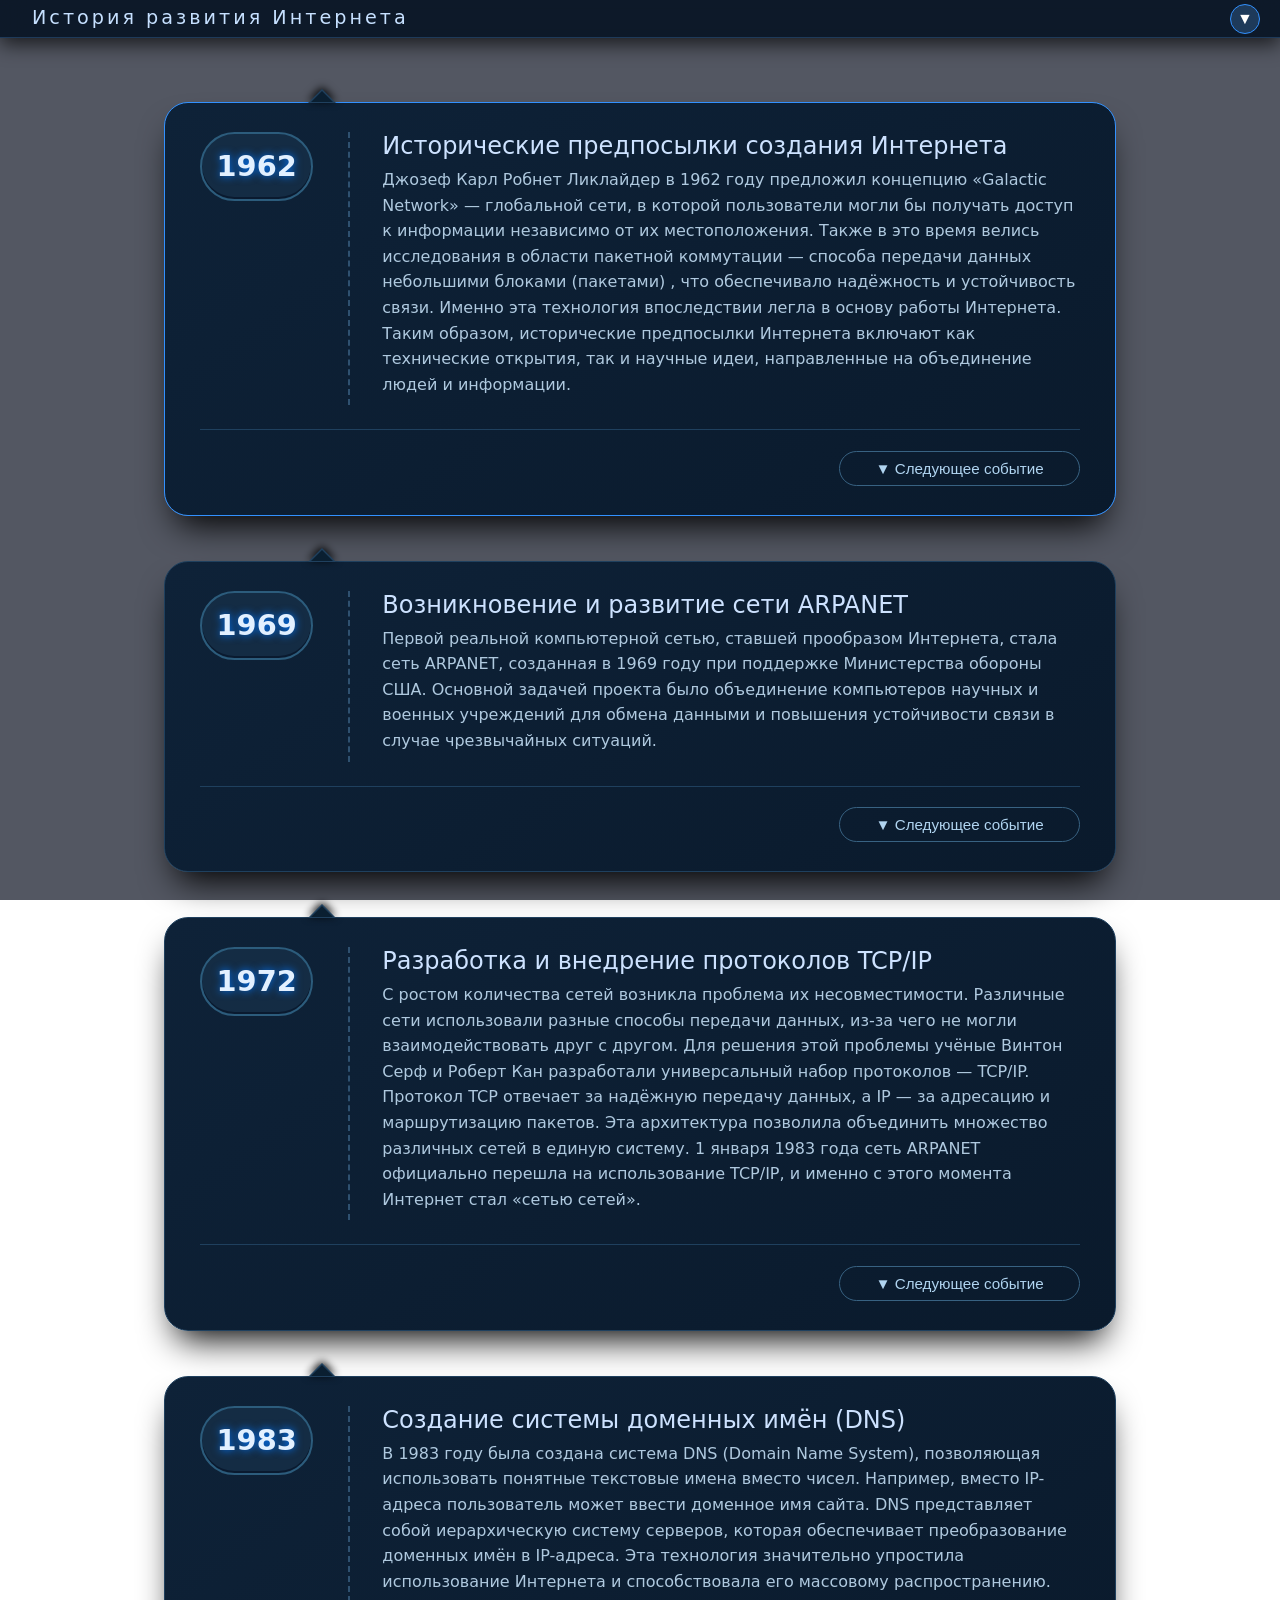
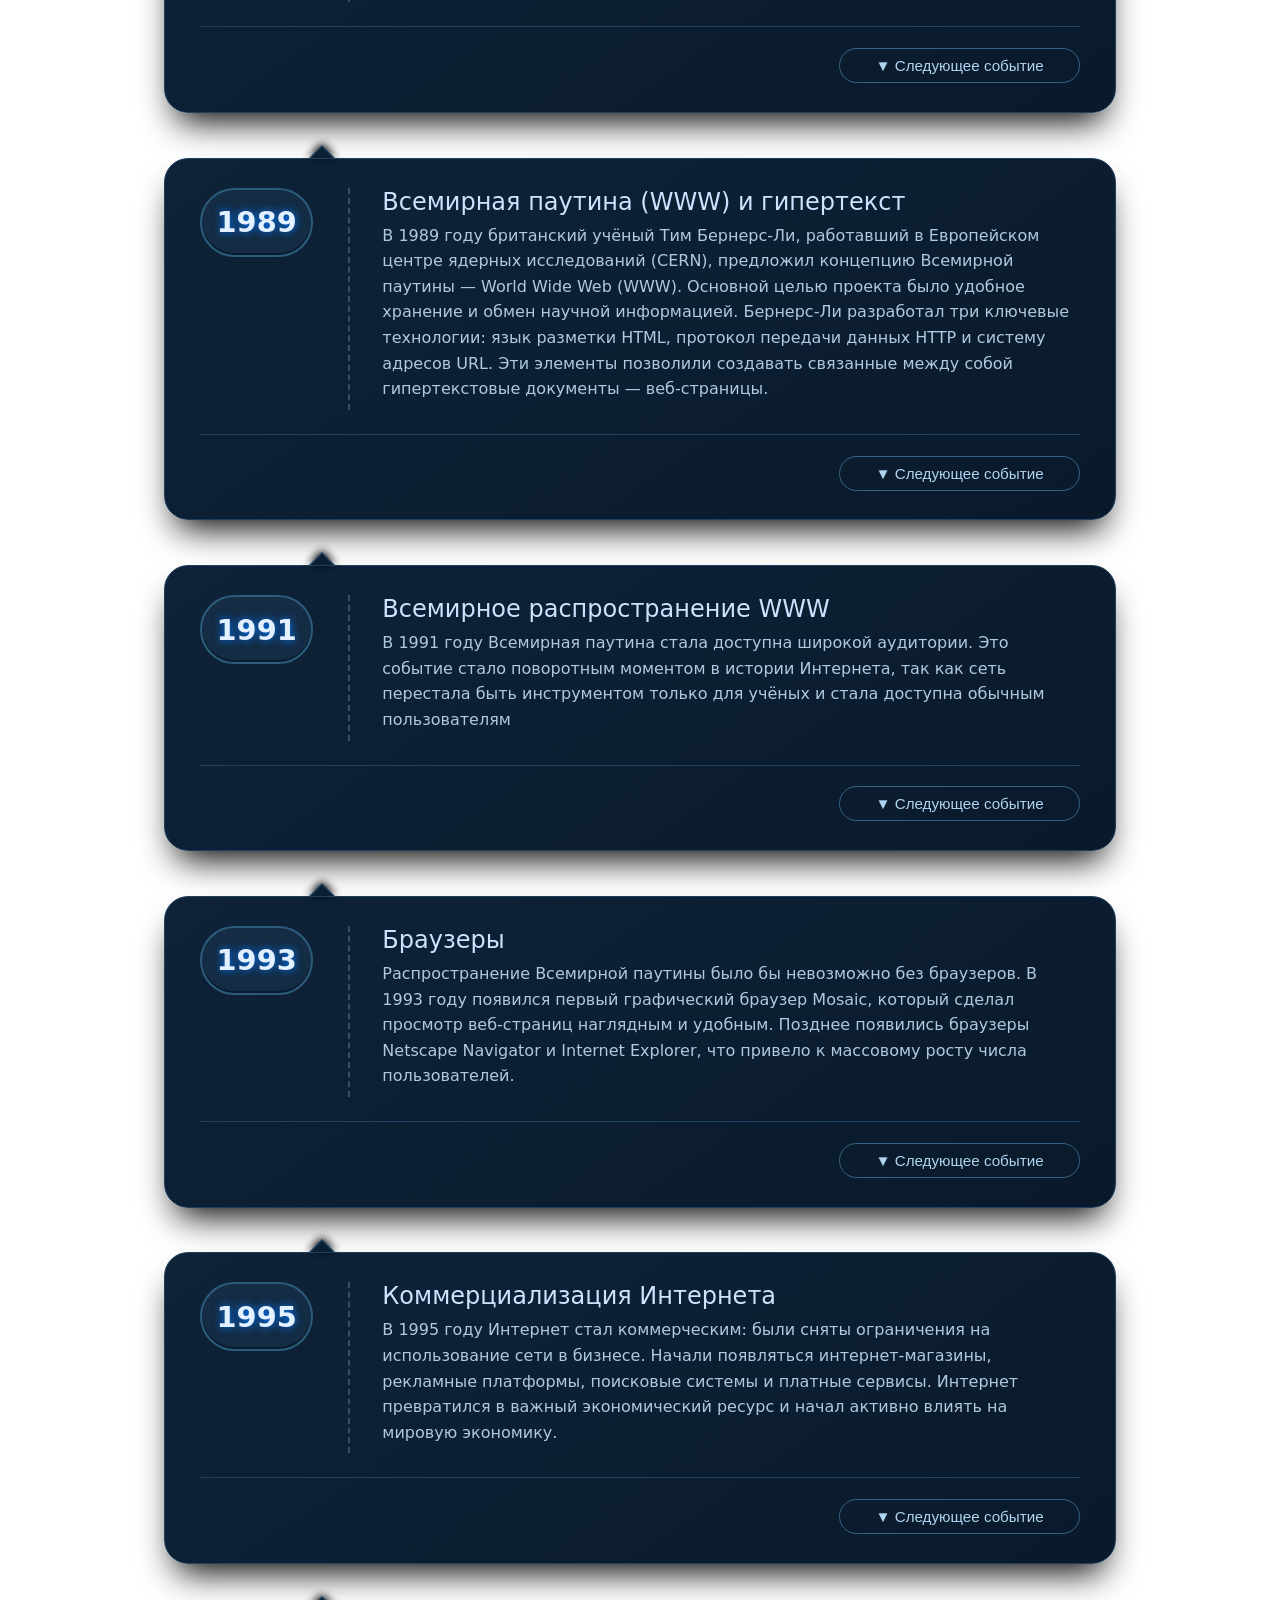
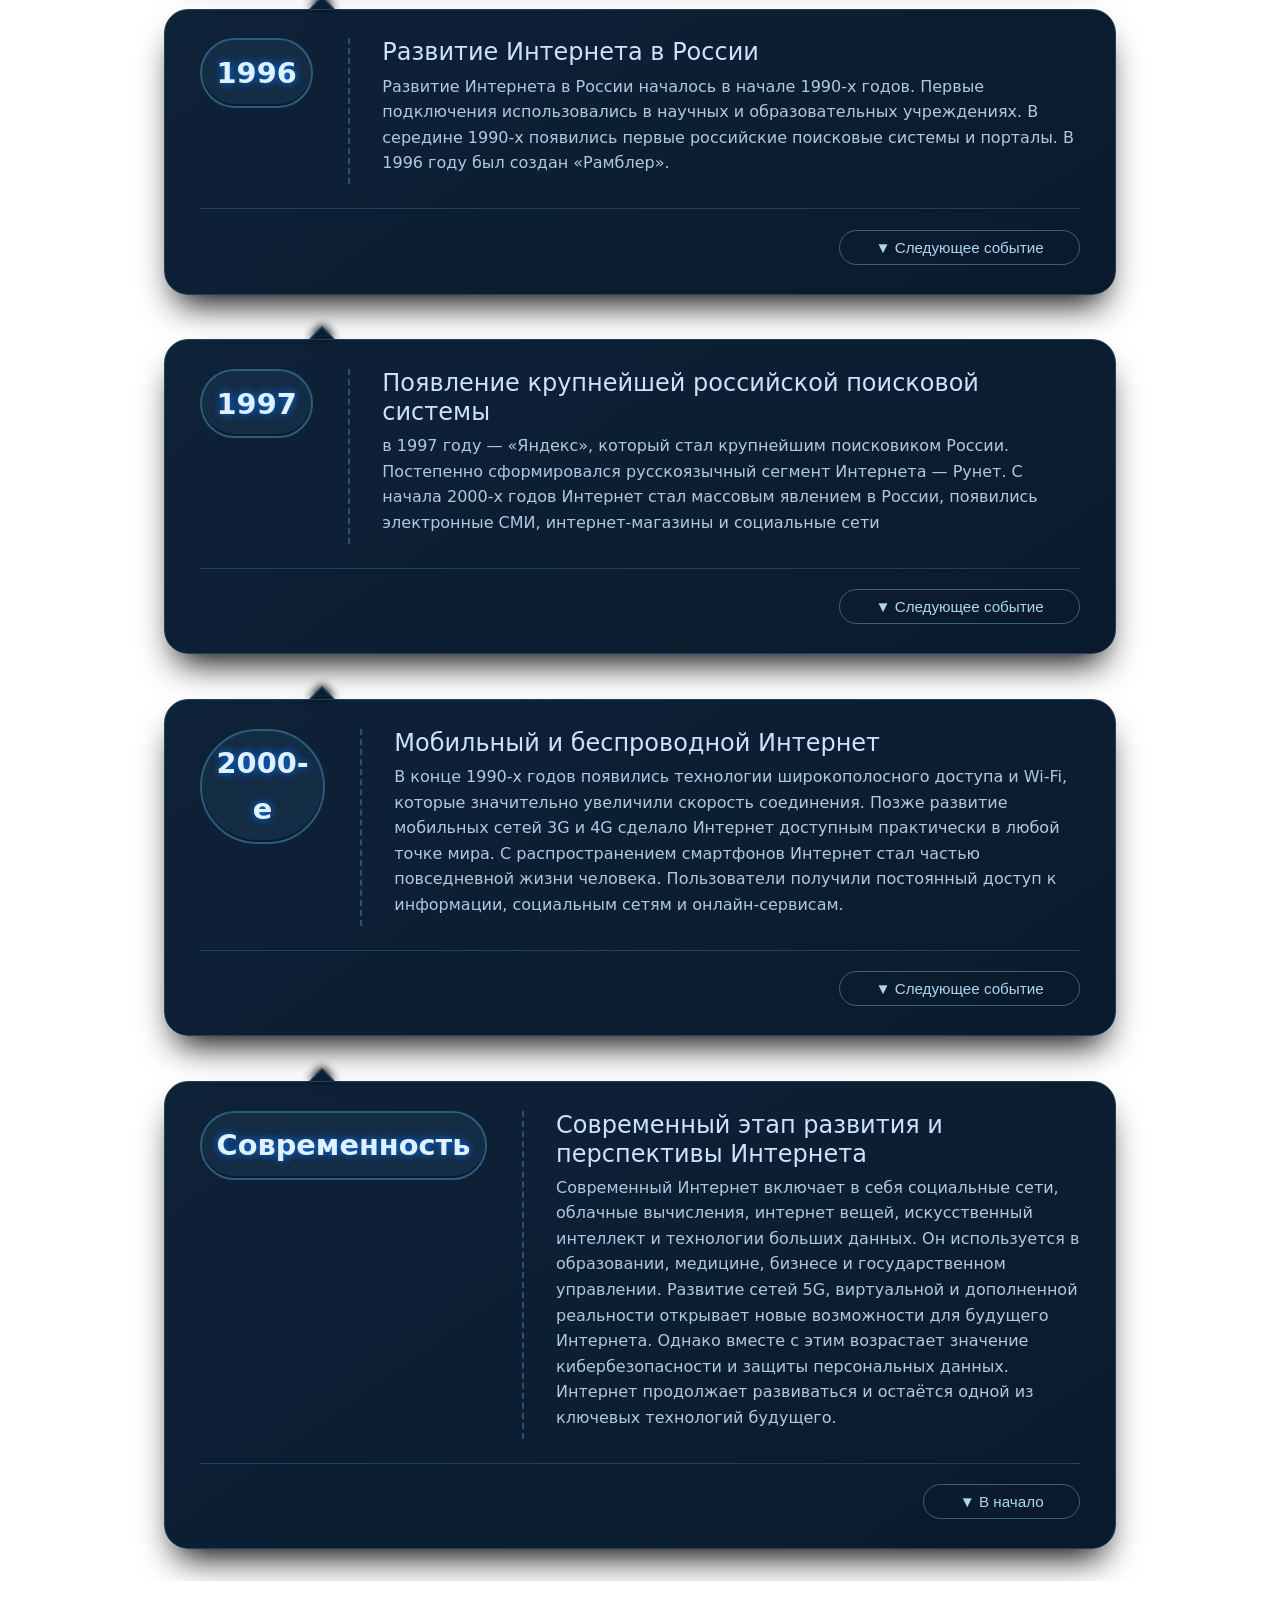
<file: index.html>
<!DOCTYPE html>
<html lang="ru">
<head>
    <meta charset="UTF-8">
    <meta name="viewport" content="width=device-width, initial-scale=1.0">
    <title>История развития Интернета</title>
    <link rel="stylesheet" href="styles.css">
</head>
<body>


    
    <!-- ===== УЗКАЯ ПАНЕЛЬ НАВИГАЦИИ (КНОПКИ НА КАЖДУЮ ДАТУ) ===== -->
    <nav class="navbar">
        <div class="nav-container">
            <h1 class="nav-title">История развития Интернета</h1>
            
            <div class="nav-date-buttons" id="navDateButtons">
                <button class="date-nav-btn" data-index="0">1962</button>
                <button class="date-nav-btn" data-index="1">1969</button>
                <button class="date-nav-btn" data-index="2">1972</button>
                <button class="date-nav-btn" data-index="3">1983</button>
                <button class="date-nav-btn" data-index="4">1989</button>
                <button class="date-nav-btn" data-index="5">1991</button>
                <button class="date-nav-btn" data-index="6">1993</button>
                <button class="date-nav-btn" data-index="7">1995</button>
                <button class="date-nav-btn" data-index="8">1996</button>
                <button class="date-nav-btn" data-index="9">1997</button>
                <button class="date-nav-btn" data-index="10">2000-е</button>
                <button class="date-nav-btn" data-index="11">Современность</button>
            </div>

            <!-- Доп. стрелки для тонкой навигации (опционально) -->
            <div class="nav-arrows">
                <button id="navPrevBtn" class="nav-arrow" aria-label="Назад">◀</button>
                <button id="navNextBtn" class="nav-arrow" aria-label="Вперёд">▶</button>
            </div>
        </div>
    </nav>

    <!-- ===== ОСНОВНОЙ КОНТЕЙНЕР ТАЙМЛАЙНА ===== -->
    <main class="timeline-wrapper">
        <div class="timeline-container" id="timelineContainer">

            <div class="timeline-item" data-date="1962">
                <div class="arrow top-arrow"></div>
                
                <div class="timeline-content">
                    <div class="timeline-date">
                        <span class="date-badge">1962</span>
                    </div>
                    <div class="timeline-info">
                        <h3 class="info-title">Исторические предпосылки создания Интернета</h3>
                        <p class="info-text">Джозеф Карл Робнет Ликлайдер в 1962 году предложил концепцию «Galactic Network» — глобальной
                            сети, в которой пользователи могли бы получать доступ к информации независимо от их местоположения.
                             Также в это время велись исследования в области пакетной коммутации — способа передачи данных небольшими блоками (пакетами)
                            , что обеспечивало надёжность и устойчивость связи. Именно эта технология впоследствии легла в основу работы Интернета.
                            Таким образом, исторические предпосылки Интернета включают как технические открытия,
                            так и научные идеи, направленные на объединение людей и информации.</p>
                    </div>
                </div>

                <div class="next-button-container">
                    <button class="next-event-btn" data-next="1">▼ Следующее событие</button>
                </div>
            </div>

            <div class="timeline-item" data-date="1969">
                <div class="arrow top-arrow"></div>
                
                <div class="timeline-content">
                    <div class="timeline-date">
                        <span class="date-badge">1969</span>
                    </div>
                    <div class="timeline-info">
                        <h3 class="info-title">Возникновение и развитие сети ARPANET</h3>
                        <p class="info-text">Первой реальной компьютерной сетью, ставшей прообразом Интернета, стала сеть ARPANET, созданная в 1969 году при поддержке Министерства обороны США. Основной задачей проекта было объединение компьютеров научных и военных учреждений для обмена данными и повышения устойчивости связи в случае чрезвычайных ситуаций.</p>
                    </div>
                </div>

                <div class="next-button-container">
                    <button class="next-event-btn" data-next="2">▼ Следующее событие</button>
                </div>
            </div>

            <div class="timeline-item" data-date="1972">
                <div class="arrow top-arrow"></div>
                
                <div class="timeline-content">
                    <div class="timeline-date">
                        <span class="date-badge">1972</span>
                    </div>
                    <div class="timeline-info">
                        <h3 class="info-title">Разработка и внедрение протоколов TCP/IP</h3>
                        <p class="info-text">С ростом количества сетей возникла проблема их несовместимости. Различные сети использовали разные способы передачи данных, из-за чего не могли взаимодействовать друг с другом. Для решения этой проблемы учёные Винтон Серф и Роберт Кан разработали универсальный набор протоколов — TCP/IP.
Протокол TCP отвечает за надёжную передачу данных, а IP — за адресацию и маршрутизацию пакетов. Эта архитектура позволила объединить множество различных сетей в единую систему.
1 января 1983 года сеть ARPANET официально перешла на использование TCP/IP, и именно с этого момента Интернет стал «сетью сетей».
</p>
                    </div>
                </div>

                <div class="next-button-container">
                    <button class="next-event-btn" data-next="3">▼ Следующее событие</button>
                </div>
            </div>

            <div class="timeline-item" data-date="1983">
                <div class="arrow top-arrow"></div>
                
                <div class="timeline-content">
                    <div class="timeline-date">
                        <span class="date-badge">1983</span>
                    </div>
                    <div class="timeline-info">
                        <h3 class="info-title">Создание системы доменных имён (DNS)</h3>
                        <p class="info-text">В 1983 году была создана система DNS (Domain Name System), позволяющая использовать понятные текстовые имена вместо чисел.
 
Например, вместо IP-адреса пользователь может ввести доменное имя сайта.
DNS представляет собой иерархическую систему серверов, которая обеспечивает преобразование доменных имён в IP-адреса. Эта технология значительно упростила использование Интернета и способствовала его массовому распространению.
</p>
                    </div>
                </div>

                <div class="next-button-container">
                    <button class="next-event-btn" data-next="4">▼ Следующее событие</button>
                </div>
            </div>
            
            <div class="timeline-item" data-date="1989">
                <div class="arrow top-arrow"></div>
                
                <div class="timeline-content">
                    <div class="timeline-date">
                        <span class="date-badge">1989</span>
                    </div>
                    <div class="timeline-info">
                        <h3 class="info-title">Всемирная паутина (WWW) и гипертекст</h3>
                        <p class="info-text">В 1989 году британский учёный Тим Бернерс-Ли, работавший в Европейском центре ядерных исследований (CERN), предложил концепцию Всемирной паутины — World Wide Web (WWW). Основной целью проекта было удобное хранение и обмен научной информацией.
Бернерс-Ли разработал три ключевые технологии: язык разметки HTML, протокол передачи данных HTTP и систему адресов URL. Эти элементы позволили создавать связанные между собой гипертекстовые документы
— веб-страницы.
</p>
                    </div>
                </div>

                <div class="next-button-container">
                    <button class="next-event-btn" data-next="5">▼ Следующее событие</button>
                </div>
            </div>

            <div class="timeline-item" data-date="1991">
                <div class="arrow top-arrow"></div>
                
                <div class="timeline-content">
                    <div class="timeline-date">
                        <span class="date-badge">1991</span>
                    </div>
                    <div class="timeline-info">
                        <h3 class="info-title">Всемирное распространение WWW</h3>
                        <p class="info-text">В 1991 году Всемирная паутина стала доступна широкой аудитории. Это событие стало поворотным моментом в истории Интернета, так как сеть перестала быть инструментом только для учёных и стала доступна обычным пользователям
</p>
                    </div>
                </div>

                <div class="next-button-container">
                    <button class="next-event-btn" data-next="6">▼ Следующее событие</button>
                </div>
            </div>


            <div class="timeline-item" data-date="1993">
                <div class="arrow top-arrow"></div>
                
                <div class="timeline-content">
                    <div class="timeline-date">
                        <span class="date-badge">1993</span>
                    </div>
                    <div class="timeline-info">
                        <h3 class="info-title">Браузеры</h3>
                        <p class="info-text">Распространение Всемирной паутины было бы невозможно без браузеров. В 1993 году появился первый графический браузер Mosaic, который сделал просмотр веб-страниц наглядным и удобным.
Позднее появились браузеры Netscape Navigator и Internet Explorer, что привело к массовому росту числа пользователей. </p>
                    </div>
                </div>

                <div class="next-button-container">
                    <button class="next-event-btn" data-next="7">▼ Следующее событие</button>
                </div>
            </div>

            <div class="timeline-item" data-date="1995">
                <div class="arrow top-arrow"></div>
                
                <div class="timeline-content">
                    <div class="timeline-date">
                        <span class="date-badge">1995</span>
                    </div>
                    <div class="timeline-info">
                        <h3 class="info-title">Коммерциализация Интернета</h3>
                        <p class="info-text">В 1995 году Интернет стал коммерческим: были сняты ограничения на использование сети в бизнесе.
Начали появляться интернет-магазины, рекламные платформы, поисковые системы и платные сервисы. Интернет превратился в важный экономический ресурс и начал активно влиять на мировую экономику.
</p>
                    </div>
                </div>

                <div class="next-button-container">
                    <button class="next-event-btn" data-next="8">▼ Следующее событие</button>
                </div>
            </div>

            <div class="timeline-item" data-date="1996">
                <div class="arrow top-arrow"></div>
                
                <div class="timeline-content">
                    <div class="timeline-date">
                        <span class="date-badge">1996</span>
                    </div>
                    <div class="timeline-info">
                        <h3 class="info-title">Развитие Интернета в России</h3>
                        <p class="info-text">Развитие Интернета в России началось в начале 1990-х годов. Первые подключения использовались в научных и образовательных учреждениях. В середине 1990-х появились первые российские поисковые системы и порталы.
В 1996 году был создан «Рамблер».</p>
                    </div>
                </div>

                <div class="next-button-container">
                    <button class="next-event-btn" data-next="9">▼ Следующее событие</button>
                </div>
            </div>

            <div class="timeline-item" data-date="1997">
                <div class="arrow top-arrow"></div>
                
                <div class="timeline-content">
                    <div class="timeline-date">
                        <span class="date-badge">1997</span>
                    </div>
                    <div class="timeline-info">
                        <h3 class="info-title">Появление крупнейшей российской поисковой системы</h3>
                        <p class="info-text">в 1997 году — «Яндекс», который стал крупнейшим поисковиком России. Постепенно сформировался русскоязычный сегмент Интернета — Рунет.
С начала 2000-х годов Интернет стал массовым явлением в России, появились электронные СМИ, интернет-магазины и социальные сети
</p>
                    </div>
                </div>

                <div class="next-button-container">
                    <button class="next-event-btn" data-next="10">▼ Следующее событие</button>
                </div>
            </div>

            <div class="timeline-item" data-date="1999">
                <div class="arrow top-arrow"></div>
                
                <div class="timeline-content">
                    <div class="timeline-date">
                        <span class="date-badge">2000-е</span>
                    </div>
                    <div class="timeline-info">
                        <h3 class="info-title">Мобильный и беспроводной Интернет</h3>
                        <p class="info-text">В конце 1990-х годов появились технологии широкополосного доступа и Wi-Fi, которые значительно увеличили скорость соединения. Позже развитие мобильных сетей 3G и 4G сделало Интернет доступным практически в любой точке мира.
С распространением смартфонов Интернет стал частью повседневной жизни человека. Пользователи получили постоянный доступ к информации, социальным сетям и онлайн-сервисам.
</p>
                    </div>
                </div>

                <div class="next-button-container">
                    <button class="next-event-btn" data-next="11">▼ Следующее событие</button>
                </div>
            </div>

            <div class="timeline-item" data-date="2000">
                <div class="arrow top-arrow"></div>
                
                <div class="timeline-content">
                    <div class="timeline-date">
                        <span class="date-badge">Современность</span>
                    </div>
                    <div class="timeline-info">
                        <h3 class="info-title">Современный этап развития и перспективы Интернета</h3>
                        <p class="info-text">Современный Интернет включает в себя социальные сети, облачные вычисления, интернет вещей, искусственный интеллект и технологии больших данных. Он используется в образовании, медицине, бизнесе и государственном управлении.
Развитие сетей 5G, виртуальной и дополненной реальности открывает новые возможности для будущего Интернета. Однако вместе с этим возрастает значение кибербезопасности и защиты персональных данных.
 
Интернет продолжает развиваться и остаётся одной из ключевых технологий будущего.

</p>
                    </div>
                </div>

                <div class="next-button-container">
                    <button class="next-event-btn" data-next="0">▼ В начало</button>
                </div>
            </div>

            
        </div>
    </main>

    <script src="./script.js"></script>
</body>
</html>
</file>
<file: styles.css>
/* ===== ТЁМНО-СИНИЕ ТОНА ===== */
:root {
    --night-sky: #0b1a2e;       /* Основной фон, глубокий синий */
    --midnight-blue: #0e2238;    /* Карточки событий */
    --cobalt: #1e3a5a;          /* Акценты, границы */
    --steel-mist: #314d6b;      /* Элементы, даты */
    --glacial: #e0f2fe;         /* Светлый текст, почти белый с голубым */
    --phosphor: #3291ff;        /* Подсветка, неоновый синий */
    --arrow-dim: #7090b0;       /* Серо-синий для стрелок */
}

* {
    margin: 0;
    padding: 0;
    box-sizing: border-box;
}

body {
    background: url('https://a-static.besthdwallpaper.com/serene-waves-wallpaper-800x1280-74040_198.jpg');
    background-size: cover;
    background-position: center;
    background-repeat: no-repeat;
    background-attachment: fixed;
    color: var(--glacial);
    font-family: 'Inter', 'Segoe UI', system-ui, sans-serif;
    line-height: 1.6;
    min-height: 100vh;
    position: relative;
}

/* Затемнение фона */
body::before {
    content: '';
    position: fixed;
    top: 0;
    left: 0;
    width: 100%;
    height: 100%;
    background: rgba(10, 17, 32, 0.7);
    pointer-events: none;
    z-index: 0;
}

/* Контент поверх затемнения */
.navbar, .timeline-wrapper {
    position: relative;
    z-index: 1;
}

/* ===== НАВИГАЦИОННАЯ ПАНЕЛЬ ===== */
.navbar {
    position: fixed;
    top: 0;
    left: 0;
    width: 100%;
    background: rgba(8, 20, 36, 0.92);
    backdrop-filter: blur(12px);
    border-bottom: 1px solid var(--cobalt);
    padding: 0.4rem 2rem;
    z-index: 1000;
    box-shadow: 0 6px 20px rgba(0, 0, 0, 0.7);
}

.nav-container {
    max-width: 1300px;
    margin: 0 auto;
    display: flex;
    align-items: center;
    justify-content: space-between;
    flex-wrap: wrap;
}

.nav-title {
    font-size: 1.4rem;
    font-weight: 400;
    color: #c6e0ff;
    border-right: 2px solid var(--phosphor);
    padding-right: 1.5rem;
    letter-spacing: 3px;
}

/* КНОПКИ ДАТ В НАВИГАЦИИ */
.nav-date-buttons {
    display: flex;
    gap: 0.7rem;
    flex-wrap: wrap;
}

.date-nav-btn {
    background: transparent;
    border: 1.5px solid var(--steel-mist);
    color: #bbd4ff;
    padding: 0.4rem 1.2rem;
    border-radius: 30px;
    font-size: 0.95rem;
    font-weight: 600;
    cursor: pointer;
    transition: 0.2s;
    letter-spacing: 0.5px;
}

.date-nav-btn:hover {
    background: var(--cobalt);
    border-color: var(--phosphor);
    color: white;
    box-shadow: 0 0 10px #1e4b6e;
}

.date-nav-btn.active {
    background: var(--phosphor);
    border-color: #7eb6ff;
    color: black;
    font-weight: 700;
}

/* СТРЕЛКИ НАВИГАЦИИ */
.nav-arrows {
    display: flex;
    gap: 0.3rem;
}

.nav-arrow {
    background: var(--cobalt);
    border: none;
    color: white;
    border-radius: 6px;
    padding: 0.4rem 0.9rem;
    font-size: 1.1rem;
    cursor: pointer;
    transition: 0.2s;
}

.nav-arrow:hover {
    background: var(--phosphor);
}

/* ===== ОСНОВНОЙ ТАЙМЛАЙН ===== */
.timeline-wrapper {
    margin-top: 90px;
    padding: 2rem 1.5rem;
    max-width: 1000px;
    margin-left: auto;
    margin-right: auto;
}

.timeline-container {
    display: flex;
    flex-direction: column;
    gap: 2.8rem;
    position: relative;
}

/* ЭЛЕМЕНТ ТАЙМЛАЙНА */
.timeline-item {
    position: relative;
    background: linear-gradient(145deg, #0e2238, #0a1a2c);
    border: 1px solid #1f405e;
    border-radius: 24px;
    padding: 1.8rem 2.2rem;
    box-shadow: 0 20px 35px -12px black;
}

/* СТРЕЛКА СВЕРХУ */
.arrow.top-arrow {
    position: absolute;
    top: -14px;
    left: 15%;
    width: 0;
    height: 0;
    border-left: 14px solid transparent;
    border-right: 14px solid transparent;
    border-bottom: 14px solid #1f405e;
    filter: drop-shadow(0 -2px 4px black);
}

.arrow.top-arrow::after {
    content: '';
    position: absolute;
    top: 2px;
    left: -11px;
    border-left: 11px solid transparent;
    border-right: 11px solid transparent;
    border-bottom: 11px solid #0a1f31;
}

/* КОНТЕНТ: ДАТА СЛЕВА, ИНФО СПРАВА */
.timeline-content {
    display: flex;
    gap: 2.2rem;
    align-items: flex-start;
}

.timeline-date {
    flex: 0 0 110px;
    display: flex;
    justify-content: center;
}

.date-badge {
    background: #142c44;
    border: 2px solid #2c5c7c;
    border-radius: 60px;
    padding: 0.6rem 0.9rem;
    font-size: 1.8rem;
    font-weight: 700;
    color: #e2f0ff;
    text-shadow: 0 0 8px #0077ff;
    min-width: 110px;
    text-align: center;
    box-shadow: inset 0 -2px 0 #0a1a2f;
}

.timeline-info {
    flex: 1;
    border-left: 2px dashed #2f5170;
    padding-left: 2rem;
}

.info-title {
    font-size: 1.5rem;
    font-weight: 500;
    color: #cde2ff;
    margin-bottom: 0.4rem;
    line-height: 1.2;
}

.info-text {
    color: #afc9df;
    font-size: 1rem;
    margin-bottom: 0.5rem;
}

.info-tag {
    display: inline-block;
    background: #0d3146;
    border-radius: 20px;
    padding: 0.2rem 1rem;
    font-size: 0.75rem;
    text-transform: uppercase;
    color: #aad0ff;
    border: 1px solid #386282;
}

/* КНОПКА "К СЛЕДУЮЩЕМУ" */
.next-button-container {
    display: flex;
    justify-content: flex-end;
    margin-top: 1.5rem;
    border-top: 1px solid #1f405e;
    padding-top: 1.3rem;
}

.next-event-btn {
    background: transparent;
    color: #b0d4f0;
    border: 1px solid #386282;
    border-radius: 40px;
    padding: 0.5rem 2.2rem;
    font-size: 0.95rem;
    font-weight: 500;
    display: flex;
    align-items: center;
    gap: 0.6rem;
    cursor: pointer;
    transition: 0.25s;
}

.next-event-btn:hover {
    background: #1a405b;
    color: white;
    border-color: #5fa3d1;
    transform: translateY(2px);
    box-shadow: 0 5px 10px #0b1c2c;
}

/* ===== МОБИЛЬНАЯ АДАПТАЦИЯ ===== */
@media screen and (max-width: 768px) {
    /* Навигация */
    .navbar {
        padding: 0.5rem 1rem;
    }

    .nav-container {
        flex-direction: column;
        gap: 0.5rem;
    }

    .nav-title {
        font-size: 1.2rem;
        border-right: none;
        border-bottom: 2px solid var(--phosphor);
        padding-right: 0;
        padding-bottom: 0.5rem;
        margin-bottom: 0.5rem;
        width: 100%;
        text-align: center;
    }

    .nav-date-buttons {
        order: 2;
        width: 100%;
        justify-content: center;
        gap: 0.4rem;
    }

    .date-nav-btn {
        padding: 0.3rem 0.8rem;
        font-size: 0.85rem;
    }

    .nav-arrows {
        order: 3;
        width: 100%;
        justify-content: center;
        margin-top: 0.3rem;
    }

    /* Таймлайн */
    .timeline-wrapper {
        margin-top: 150px; /* Увеличиваем отступ из-за более высокой навигации */
        padding: 1rem;
    }

    .timeline-container {
        gap: 1.5rem;
    }

    .timeline-item {
        padding: 1.2rem 1rem;
    }

    /* Стрелка */
    .arrow.top-arrow {
        left: 50%;
        transform: translateX(-50%);
    }

    /* Контент */
    .timeline-content {
        flex-direction: column;
        gap: 1rem;
    }

    .timeline-date {
        flex: none;
        width: 100%;
    }

    .date-badge {
        min-width: auto;
        width: 100%;
        max-width: 200px;
        margin: 0 auto;
        font-size: 1.5rem;
        padding: 0.4rem 0.7rem;
    }

    .timeline-info {
        border-left: none;
        border-top: 2px dashed #2f5170;
        padding-left: 0;
        padding-top: 1rem;
    }

    .info-title {
        font-size: 1.3rem;
        text-align: center;
    }

    .info-text {
        font-size: 0.95rem;
        text-align: justify;
    }

    .info-tag {
        display: inline-block;
        margin: 0 auto;
    }

    /* Кнопка "К следующему" */
    .next-button-container {
        justify-content: center;
    }

    .next-event-btn {
        padding: 0.4rem 1.5rem;
        font-size: 0.9rem;
        width: 100%;
        justify-content: center;
    }
}

/* Для очень маленьких экранов */
@media screen and (max-width: 480px) {
    .navbar {
        padding: 0.4rem 0.8rem;
    }

    .date-nav-btn {
        padding: 0.2rem 0.6rem;
        font-size: 0.8rem;
    }

    .timeline-wrapper {
        margin-top: 170px;
        padding: 0.8rem;
    }

    .date-badge {
        font-size: 1.3rem;
        max-width: 150px;
    }

    .info-title {
        font-size: 1.2rem;
    }

    .info-text {
        font-size: 0.9rem;
    }

    .next-event-btn {
        font-size: 0.85rem;
    }
}

/* Альбомная ориентация на мобильных */
@media screen and (max-width: 900px) and (orientation: landscape) {
    .timeline-wrapper {
        margin-top: 120px;
    }

    .timeline-content {
        flex-direction: row;
    }

    .timeline-date {
        flex: 0 0 90px;
    }

    .date-badge {
        min-width: 90px;
        font-size: 1.3rem;
    }

    .timeline-info {
        border-left: 2px dashed #2f5170;
        border-top: none;
        padding-left: 1rem;
        padding-top: 0;
    }
}

/* ===== КНОПКА СВОРАЧИВАНИЯ ===== */
.collapse-nav-btn {
    position: absolute;
    right: 20px;
    top: 50%;
    transform: translateY(-50%);
    background: var(--cobalt);
    border: 1px solid var(--phosphor);
    color: white;
    width: 30px;
    height: 30px;
    border-radius: 50%;
    cursor: pointer;
    display: flex;
    align-items: center;
    justify-content: center;
    font-size: 1rem;
    transition: all 0.3s ease;
    z-index: 1001;
}

.collapse-nav-btn:hover {
    background: var(--phosphor);
    transform: translateY(-50%) scale(1.1);
}

/* Свернутое состояние */
.navbar.collapsed {
    padding: 0.2rem 2rem;
}

.navbar.collapsed .nav-title {
    font-size: 1.2rem;
    border-right: none;
    padding-right: 0;
}

/* Адаптация для мобильных */
@media screen and (max-width: 768px) {
    .collapse-nav-btn {
        right: 10px;
        width: 25px;
        height: 25px;
        font-size: 0.8rem;
    }
    
    .navbar.collapsed {
        padding: 0.2rem 1rem;
    }
}
</file>
